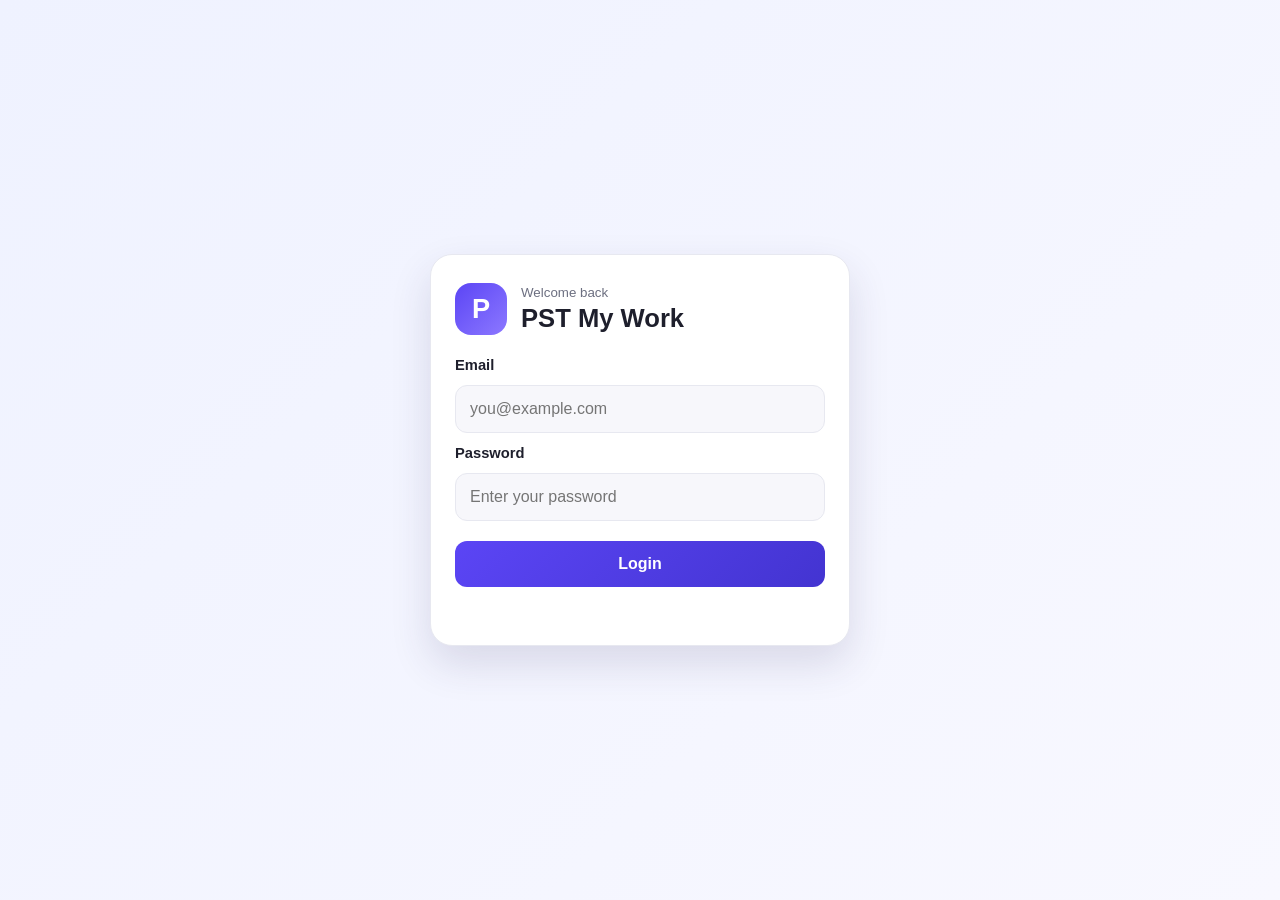
<file: index.html>
<!DOCTYPE html>
<html lang="en">
<head>
<meta charset="UTF-8">
<meta name="viewport" content="width=device-width, initial-scale=1.0">
<meta name="theme-color" content="#5b45f5">
<title>PST My Work - Home</title>
<link rel="stylesheet" href="main.css">
<link rel="stylesheet" href="theme.css">
<script src="auth.js"></script>
<script src="theme.js"></script>
</head>
<body>
<div class="app">

<header class="header">
<div class="brand-icon">P</div>
<div class="brand">
<h1>PST My Work</h1>
<p>Subscription Tracker</p>
</div>
<a href="settings.html" class="settings-btn">⚙</a>
</header>

<main>

<section class="hero">
<span class="eyebrow">SMART SUBSCRIPTION MANAGEMENT</span>
<h2>Keep your subscriptions<br><strong>simple & organized.</strong></h2>
<p>Track subscriptions, remember payment dates, understand your spending, and manage everything from one place.</p>

<div class="hero-actions">
<a href="dashboard.html" class="primary-btn">Go to Dashboard →</a>
<a href="subscriptions.html" class="secondary-btn">View Subscriptions</a>
</div>
</section>

<section class="section">
<div class="section-title">
<span>WHY PST MY WORK?</span>
<h2>Everything in one place</h2>
</div>

<div class="feature-list">

<div class="feature-card">
<div class="feature-icon purple">📋</div>
<div>
<strong>Manage Subscriptions</strong>
<p>Add and organize all your subscriptions in one simple place.</p>
</div>
</div>

<div class="feature-card">
<div class="feature-icon green">📅</div>
<div>
<strong>Never Miss a Payment</strong>
<p>Keep track of upcoming payment and renewal dates.</p>
</div>
</div>

<div class="feature-card">
<div class="feature-icon orange">💰</div>
<div>
<strong>Understand Spending</strong>
<p>See how much you spend on subscriptions every month.</p>
</div>
</div>

<div class="feature-card">
<div class="feature-icon blue">📈</div>
<div>
<strong>View Analytics</strong>
<p>Use spending summaries and analytics to understand your subscriptions.</p>
</div>
</div>

</div>
</section>

<section class="section">
<div class="section-title">
<span>HOW IT WORKS</span>
<h2>How to use PST My Work</h2>
</div>

<div class="steps">

<div class="step">
<div class="step-number">1</div>
<div>
<strong>Add a Subscription</strong>
<p>Enter the subscription name, amount, billing cycle and next payment date.</p>
</div>
</div>

<div class="step">
<div class="step-number">2</div>
<div>
<strong>Check your Dashboard</strong>
<p>See your total subscriptions, active items, upcoming payments and spending.</p>
</div>
</div>

<div class="step">
<div class="step-number">3</div>
<div>
<strong>Review Analytics</strong>
<p>Understand your subscription spending with useful summaries.</p>
</div>
</div>

<div class="step">
<div class="step-number">4</div>
<div>
<strong>Manage Settings</strong>
<p>Customize your account, currency, reminders, notifications and appearance.</p>
</div>
</div>

</div>
</section>

<section class="cta">
<span>READY TO START?</span>
<h2>Manage your subscriptions smarter.</h2>
<a href="dashboard.html">Open Dashboard →</a>
</section>

</main>

<nav class="bottom-nav">
<a href="index.html" class="active">⌂<small>Home</small></a>
<a href="dashboard.html">▣<small>Dashboard</small></a>
<a href="subscriptions.html">☷<small>Subscriptions</small></a>
<a href="analytics.html">📈<small>Analytics</small></a>
<a href="settings.html">⚙<small>Settings</small></a>
</nav>

</div>
<script src="main.js"></script>
</body>
</html>
</file>
<file: main.css>
*{box-sizing:border-box;margin:0;padding:0}
:root{--primary:#5b45f5;--primary-dark:#4935d5;--text:#17172a;--muted:#85859a;--background:#f7f7fb;--white:#fff;--border:#e9e9f1;--green:#1eaa69;--orange:#e9952f;--blue:#3980d9}
body{min-height:100vh;background:#e8e8ef;color:var(--text);font-family:Arial,Helvetica,sans-serif}
a{text-decoration:none}button,input{font:inherit}
.app{width:100%;max-width:430px;min-height:100vh;margin:auto;background:var(--background);padding-bottom:82px}
.header{height:72px;padding:12px 17px;background:#fff;border-bottom:1px solid var(--border);display:flex;align-items:center;gap:10px;position:sticky;top:0;z-index:5}
.brand-icon{width:39px;height:39px;border-radius:12px;background:#eeeaff;color:var(--primary);display:grid;place-items:center;font-weight:800;font-size:16px}
.brand{flex:1}.brand h1{font-size:14px}.brand p{font-size:7px;color:var(--muted);margin-top:3px}.settings-btn{width:39px;height:39px;border:1px solid var(--border);border-radius:12px;color:var(--text);display:grid;place-items:center;font-size:18px}
main{padding:18px 17px}.hero{padding:20px 17px;border-radius:20px;background:linear-gradient(145deg,#f0edff,#fff);border:1px solid var(--border)}.eyebrow{font-size:7px;color:var(--primary);font-weight:800;letter-spacing:.7px}.hero h2{font-size:23px;line-height:1.2;margin-top:8px}.hero h2 strong{color:var(--primary)}.hero p{font-size:9px;line-height:1.6;color:var(--muted);margin-top:10px}.hero-actions{display:flex;flex-direction:column;gap:8px;margin-top:17px}.primary-btn,.secondary-btn{height:42px;border-radius:11px;display:grid;place-items:center;font-size:9px;font-weight:700}.primary-btn{background:var(--primary);color:#fff}.secondary-btn{background:#fff;color:var(--primary);border:1px solid #ddd8ff}
.section{margin-top:27px}.section-title span{font-size:7px;color:var(--primary);font-weight:800;letter-spacing:.7px}.section-title h2{font-size:18px;margin-top:4px}.feature-list{display:grid;gap:9px;margin-top:11px}.feature-card{background:#fff;border:1px solid var(--border);border-radius:15px;padding:13px;display:flex;align-items:flex-start;gap:11px}.feature-icon{width:36px;height:36px;border-radius:10px;display:grid;place-items:center;font-size:14px;flex:0 0 36px}.purple{background:#eeeaff}.green{background:#e5f8ee}.orange{background:#fff0df}.blue{background:#e8f1ff}.feature-card strong{display:block;font-size:10px}.feature-card p{font-size:8px;line-height:1.5;color:var(--muted);margin-top:4px}
.steps{margin-top:11px;display:grid;gap:8px}.step{display:flex;gap:11px;padding:12px;background:#fff;border:1px solid var(--border);border-radius:14px}.step-number{width:27px;height:27px;flex:0 0 27px;border-radius:50%;background:#eeeaff;color:var(--primary);display:grid;place-items:center;font-size:9px;font-weight:800}.step strong{font-size:9px}.step p{font-size:7px;line-height:1.5;color:var(--muted);margin-top:3px}
.cta{margin-top:27px;background:var(--primary);color:#fff;border-radius:18px;padding:18px}.cta span{font-size:7px;font-weight:800;letter-spacing:.6px}.cta h2{font-size:17px;margin:6px 0 13px}.cta a{display:inline-block;background:#fff;color:var(--primary);border-radius:9px;padding:9px 12px;font-size:8px;font-weight:700}
.bottom-nav{width:100%;max-width:430px;height:62px;position:fixed;bottom:0;left:50%;transform:translateX(-50%);background:#fff;border-top:1px solid var(--border);display:flex;align-items:center;justify-content:space-around;z-index:10}.bottom-nav a{color:#9999aa;text-align:center;font-size:16px}.bottom-nav a.active{color:var(--primary)}.bottom-nav small{display:block;font-size:6px;margin-top:3px}
@media(min-width:600px){.app{box-shadow:0 0 50px rgba(20,20,35,.12)}}
</file>
<file: theme.css>
html.dark{color-scheme:dark}
html.dark body{background:#101018;color:#f3f3f7}
html.dark .app{background:#101018;color:#f3f3f7}
html.dark .header,html.dark .bottom-nav,html.dark .card,html.dark .stat-card,html.dark .summary,html.dark .feature-card,html.dark .step,html.dark .settings-card,html.dark .account-card,html.dark .form-card,html.dark .setting-row,html.dark .action-row,html.dark .quick-card,html.dark .subscription-card,html.dark .empty,html.dark .empty-state,html.dark .modal-box{background:#191923;color:#f3f3f7;border-color:#2d2d3b}
html.dark .hero{background:#211f35;border-color:#393550}
html.dark .header p,html.dark .header-title p,html.dark .muted,html.dark small,html.dark .stat-card small,html.dark .welcome p,html.dark .hero p,html.dark .feature-card p,html.dark .step p,html.dark .setting-info small,html.dark .account-details span{color:#aaaabd}
html.dark input,html.dark select,html.dark textarea,html.dark .select,html.dark .form-card input{background:#191923;color:#f3f3f7;border-color:#3a3a4a}
html.dark .back-btn,html.dark .settings-btn{background:#191923;color:#f3f3f7;border-color:#3a3a4a}
html.dark .action-row:hover{background:#232330}
html.dark .logout-btn{background:#191923;border-color:#63383e}
html.dark .filter,html.dark .modal-head button{background:#232330;color:#f3f3f7;border-color:#3a3a4a}
html.dark .bar-track{background:#30303e}
</file>
<file: analytics.css>
*{box-sizing:border-box;margin:0;padding:0}
:root{--primary:#5b45f5;--text:#17172a;--muted:#85859a;--bg:#f7f7fb;--white:#fff;--border:#e9e9f1}
body{min-height:100vh;background:#e8e8ef;color:var(--text);font-family:Arial,Helvetica,sans-serif}
.app{width:100%;max-width:430px;min-height:100vh;margin:auto;background:var(--bg);padding-bottom:82px;position:relative}
.header{height:72px;padding:12px 17px;background:#fff;border-bottom:1px solid var(--border);display:flex;align-items:center;gap:12px;position:sticky;top:0;z-index:5}.back-btn,.settings-btn{width:40px;height:40px;border:1px solid var(--border);border-radius:12px;background:#fff;color:var(--text);display:grid;place-items:center;text-decoration:none;font-size:19px}.header-title{flex:1}.header-title h1{font-size:15px}.header-title p{font-size:8px;color:var(--muted);margin-top:3px}
main{padding:20px 17px}.intro span,.card-title span{font-size:7px;color:var(--primary);font-weight:800;letter-spacing:.7px}.intro h2{font-size:21px;margin-top:5px}.intro p{font-size:9px;color:var(--muted);margin-top:5px}
.summary-grid{display:grid;grid-template-columns:1fr 1fr;gap:10px;margin:20px 0}.summary{background:#fff;border:1px solid var(--border);border-radius:15px;padding:14px}.summary span{font-size:7px;color:var(--primary);font-weight:800}.summary strong{display:block;font-size:18px;margin-top:8px}.summary small{font-size:7px;color:var(--muted);display:block;margin-top:4px}
.card{background:#fff;border:1px solid var(--border);border-radius:15px;padding:14px;margin-bottom:12px}.card-title h3{font-size:13px;margin-top:4px}.bars{margin-top:18px;display:grid;gap:12px}.bar-row{display:grid;grid-template-columns:80px 1fr 45px;align-items:center;gap:8px}.bar-row label{font-size:8px}.bar-track{height:9px;background:#eeeef4;border-radius:10px;overflow:hidden}.bar-fill{height:100%;background:var(--primary);border-radius:10px}.bar-row strong{text-align:right;font-size:8px}.no-data{text-align:center;color:var(--muted);font-size:8px;padding:18px 0}
.row{display:flex;justify-content:space-between;padding:13px 0;border-bottom:1px solid var(--border);font-size:9px}.row:last-child{border-bottom:0}.row span{color:var(--muted)}.row strong{font-size:10px}
.tip{display:flex;gap:10px;align-items:flex-start}.tip-icon{width:35px;height:35px;border-radius:10px;background:#fff0df;display:grid;place-items:center}.tip strong{font-size:10px}.tip p{font-size:8px;color:var(--muted);line-height:1.5;margin-top:4px}
.bottom-nav{width:100%;max-width:430px;height:62px;position:fixed;bottom:0;left:50%;transform:translateX(-50%);background:#fff;border-top:1px solid var(--border);display:flex;align-items:center;justify-content:space-around;z-index:10}.bottom-nav a{color:#9999aa;text-decoration:none;text-align:center;font-size:16px}.bottom-nav a.active{color:var(--primary)}.bottom-nav small{display:block;margin-top:3px;font-size:6px}
@media(min-width:600px){.app{box-shadow:0 0 50px rgba(20,20,35,.12)}}
</file>
<file: dashboard.css>
*{box-sizing:border-box;margin:0;padding:0}:root{--primary:#5b45f5;--text:#17172a;--muted:#85859a;--bg:#f7f7fb;--white:#fff;--border:#e9e9f1;--green:#1eaa69;--orange:#e9952f;--blue:#3980d9}body{min-height:100vh;background:#e8e8ef;color:var(--text);font-family:Arial,Helvetica,sans-serif}.app{width:100%;max-width:430px;min-height:100vh;margin:auto;background:var(--bg);padding-bottom:82px}.header{height:72px;padding:12px 17px;background:#fff;border-bottom:1px solid var(--border);display:flex;align-items:center;gap:12px;position:sticky;top:0;z-index:5}.back-btn,.settings-btn{width:40px;height:40px;border:1px solid var(--border);border-radius:12px;background:#fff;color:var(--text);display:grid;place-items:center;text-decoration:none;font-size:19px}.header-title{flex:1}.header-title h1{font-size:15px}.header-title p{font-size:8px;color:var(--muted);margin-top:3px}main{padding:20px 17px}.welcome span,.section-heading span{font-size:7px;color:var(--primary);font-weight:800;letter-spacing:.7px}.welcome h2{font-size:21px;margin-top:5px}.welcome p{font-size:9px;color:var(--muted);margin-top:5px}.stats-grid{display:grid;grid-template-columns:1fr 1fr;gap:10px;margin:20px 0 26px}.stat-card{background:#fff;border:1px solid var(--border);border-radius:15px;padding:13px}.stat-icon{width:32px;height:32px;border-radius:9px;display:grid;place-items:center;font-size:12px;font-weight:700;margin-bottom:10px}.purple{background:#eeeaff;color:var(--primary)}.green{background:#e5f8ee;color:var(--green)}.orange{background:#fff0df;color:var(--orange)}.blue{background:#e8f1ff;color:var(--blue)}.stat-card strong{display:block;font-size:17px}.stat-card small{display:block;color:var(--muted);font-size:7px;margin-top:3px}.section{margin-bottom:22px}.section-heading{display:flex;align-items:end;justify-content:space-between;margin-bottom:10px}.section-heading h2{font-size:18px;margin-top:4px}.add-btn{border:0;border-radius:10px;background:var(--primary);color:#fff;padding:8px 11px;font-size:9px;font-weight:700}.document-list{display:grid;gap:9px}.document-card{background:#fff;border:1px solid var(--border);border-radius:15px;padding:12px;display:flex;align-items:center;gap:10px}.doc-icon{width:39px;height:39px;border-radius:11px;background:#eeeaff;color:var(--primary);display:grid;place-items:center;font-size:15px}.doc-info{flex:1}.doc-info strong{display:block;font-size:10px}.doc-info small{display:block;color:var(--muted);font-size:7px;margin-top:4px}.doc-amount{text-align:right}.doc-amount strong{display:block;font-size:10px}.doc-amount small{display:block;color:var(--muted);font-size:7px;margin-top:4px}.delete-btn{border:0;background:transparent;color:#aaa;font-size:15px}.empty-state{display:none;text-align:center;background:#fff;border:1px dashed var(--border);border-radius:15px;padding:28px 15px}.empty-state strong{display:block;font-size:11px;margin-top:7px}.empty-state p{font-size:8px;color:var(--muted);margin-top:5px}.quick-card{background:#fff;border:1px solid var(--border);border-radius:15px;padding:14px;display:flex;align-items:center;gap:10px}.quick-card div{flex:1}.quick-card strong,.quick-card small{display:block}.quick-card strong{font-size:10px}.quick-card small{font-size:7px;color:var(--muted);margin-top:4px}.quick-card a{color:var(--primary);font-size:8px;font-weight:700;text-decoration:none}.bottom-nav{width:100%;max-width:430px;height:62px;position:fixed;bottom:0;left:50%;transform:translateX(-50%);background:#fff;border-top:1px solid var(--border);display:flex;align-items:center;justify-content:space-around;z-index:10}.bottom-nav a{color:#9999aa;text-decoration:none;text-align:center;font-size:17px}.bottom-nav a.active{color:var(--primary)}.bottom-nav small{display:block;margin-top:3px;font-size:6px}.modal{display:none;position:fixed;inset:0;background:rgba(20,20,35,.45);z-index:20;align-items:flex-end;justify-content:center}.modal.open{display:flex}.modal-box{width:100%;max-width:430px;background:#fff;border-radius:20px 20px 0 0;padding:20px 17px 25px}.modal-head{display:flex;justify-content:space-between;margin-bottom:17px}.modal-head h3{font-size:16px}.modal-head button{border:0;border-radius:50%;width:28px;height:28px;font-size:18px}.modal-box label{display:block;font-size:8px;font-weight:700;margin-bottom:12px}.modal-box input{width:100%;height:40px;margin-top:5px;border:1px solid var(--border);border-radius:9px;padding:0 10px;font-size:10px}.save-btn{width:100%;height:42px;border:0;border-radius:10px;background:var(--primary);color:#fff;font-size:9px;font-weight:700}.toast{position:fixed;left:50%;bottom:90px;transform:translate(-50%,15px);background:#181824;color:#fff;padding:11px 15px;border-radius:12px;font-size:9px;opacity:0;transition:.2s}.toast.show{opacity:1;transform:translate(-50%,0)}
</file>
<file: login.css>
:root {
  --bg: #f4f5fb;
  --card: #ffffff;
  --primary: #5b45f5;
  --primary-dark: #4334d1;
  --text: #1e1f2c;
  --muted: #6c6f80;
  --border: #e7e8f0;
  --danger: #d93d5a;
  --shadow: 0 18px 40px rgba(47, 40, 94, 0.14);
}

* {
  box-sizing: border-box;
}

body {
  margin: 0;
  min-height: 100vh;
  display: flex;
  align-items: center;
  justify-content: center;
  background: linear-gradient(135deg, #eff2ff 0%, #f8f8ff 100%);
  font-family: Arial, Helvetica, sans-serif;
  color: var(--text);
}

.login-shell {
  width: 100%;
  display: flex;
  justify-content: center;
  padding: 24px;
}

.login-card {
  width: min(100%, 420px);
  background: var(--card);
  border: 1px solid var(--border);
  border-radius: 22px;
  box-shadow: var(--shadow);
  padding: 28px 24px 22px;
}

.brand-wrap {
  display: flex;
  align-items: center;
  gap: 14px;
  margin-bottom: 22px;
}

.brand-icon {
  width: 52px;
  height: 52px;
  border-radius: 16px;
  display: grid;
  place-items: center;
  font-size: 1.7rem;
  font-weight: 700;
  background: linear-gradient(135deg, var(--primary) 0%, #8c78ff 100%);
  color: white;
}

.brand-wrap small {
  display: block;
  color: var(--muted);
  margin-bottom: 4px;
}

.brand-wrap h1 {
  margin: 0;
  font-size: clamp(1.4rem, 2vw, 1.8rem);
}

.login-form {
  display: flex;
  flex-direction: column;
  gap: 12px;
}

.login-form label {
  font-weight: 700;
  font-size: 0.92rem;
  color: var(--text);
}

.login-form input {
  width: 100%;
  padding: 14px 14px;
  border-radius: 12px;
  border: 1px solid var(--border);
  background: #f7f7fb;
  font-size: 1rem;
  color: var(--text);
}

.login-form input:focus {
  outline: 2px solid rgba(91, 69, 245, 0.18);
  border-color: var(--primary);
}

.login-btn {
  margin-top: 8px;
  border: none;
  border-radius: 12px;
  padding: 14px 18px;
  background: linear-gradient(135deg, var(--primary) 0%, var(--primary-dark) 100%);
  color: white;
  font-size: 1rem;
  font-weight: 700;
  cursor: pointer;
  transition: transform 0.15s ease, opacity 0.15s ease;
}

.login-btn:hover {
  transform: translateY(-1px);
}

.login-message {
  min-height: 20px;
  margin: 4px 0 0;
  font-size: 0.9rem;
  color: var(--danger);
}

html.dark body {
  background: linear-gradient(135deg, #11131d 0%, #181b2b 100%);
  color: #f3f3f7;
}

html.dark .login-card {
  background: #191923;
  border-color: #2d2d3b;
}

html.dark .login-form input {
  background: #11131d;
  border-color: #3a3a4a;
  color: #f3f3f7;
}
</file>
<file: settings.css>
*{box-sizing:border-box;margin:0;padding:0}
:root{--primary:#5b45f5;--primary-dark:#4935d5;--text:#17172a;--muted:#85859a;--background:#f7f7fb;--white:#fff;--border:#e9e9f1;--green:#1eaa69;--orange:#e9952f;--blue:#3980d9;--red:#d84b57}
body{min-height:100vh;background:#e8e8ef;color:var(--text);font-family:Arial,Helvetica,sans-serif}
button,input,select{font:inherit}button{cursor:pointer}
.app{width:100%;max-width:430px;min-height:100vh;margin:0 auto;background:var(--background);padding-bottom:80px;position:relative}
.header{height:72px;padding:12px 17px;background:var(--white);border-bottom:1px solid var(--border);display:flex;align-items:center;gap:12px;position:sticky;top:0;z-index:10}
.back-btn,.header-space{width:40px;height:40px}.back-btn{border:1px solid var(--border);border-radius:12px;background:white;color:var(--text);font-size:21px}
.header-title{flex:1}.header-title h1{font-size:15px}.header-title p{margin-top:3px;color:var(--muted);font-size:8px}
main{padding:20px 17px}.section{margin-bottom:26px}.section-title{margin-bottom:10px}.section-title span{color:var(--primary);font-size:7px;font-weight:800;letter-spacing:.7px}.section-title h2{margin-top:4px;font-size:18px}
.account-card,.settings-card,.form-card{background:white;border:1px solid var(--border);border-radius:16px}
.account-card{padding:14px;display:flex;align-items:center;gap:10px}.avatar{width:45px;height:45px;border-radius:50%;display:grid;place-items:center;background:#eae6ff;color:var(--primary);font-size:16px;font-weight:800}.account-details{flex:1}.account-details strong,.account-details span{display:block}.account-details strong{font-size:11px}.account-details span{margin-top:4px;color:var(--muted);font-size:8px}.edit-btn{border:0;background:#eeeaff;color:var(--primary);padding:7px 10px;border-radius:9px;font-size:8px;font-weight:700}
.form-card{display:none;margin-top:9px;padding:14px}.form-card.open{display:block}.form-card label{display:block;margin-bottom:12px;font-size:8px;font-weight:700}.form-card input{width:100%;height:40px;margin-top:5px;padding:0 10px;border:1px solid var(--border);border-radius:9px;background:white;color:var(--text);font-size:10px;outline:none}.form-card input:focus{border-color:var(--primary)}.save-btn{width:100%;height:42px;border:0;border-radius:10px;background:var(--primary);color:white;font-size:9px;font-weight:700}
.settings-card{overflow:hidden}.setting-row,.action-row{width:100%;min-height:64px;padding:10px 12px;display:flex;align-items:center;gap:10px;border:0;border-bottom:1px solid var(--border);background:white;color:var(--text);text-align:left}.setting-row:last-child,.action-row:last-child{border-bottom:0}
.setting-icon{width:34px;height:34px;flex:0 0 34px;border-radius:10px;display:grid;place-items:center;font-size:13px;font-weight:700}.purple{background:#eeeaff;color:var(--primary)}.green{background:#e5f8ee;color:var(--green)}.orange{background:#fff0df;color:var(--orange)}.blue{background:#e8f1ff;color:var(--blue)}
.setting-info{flex:1}.setting-info strong,.setting-info small{display:block}.setting-info strong{font-size:10px}.setting-info small{margin-top:3px;color:var(--muted);font-size:7px}
.select{padding:6px 7px;border:1px solid var(--border);border-radius:8px;background:white;color:var(--text);font-size:8px;outline:none}
.switch{width:38px;height:22px;flex:0 0 38px;position:relative}.switch input{display:none}.switch span{position:absolute;inset:0;background:#d9d9e3;border-radius:20px;transition:.2s}.switch span:before{content:"";position:absolute;width:16px;height:16px;left:3px;top:3px;background:white;border-radius:50%;box-shadow:0 1px 3px #aaa;transition:.2s}.switch input:checked+span{background:var(--primary)}.switch input:checked+span:before{transform:translateX(16px)}
.action-row{cursor:pointer}.action-row:hover{background:#fafaff}.action-row>b{color:#aaa;font-size:19px;font-weight:400}
.logout-btn{width:100%;height:45px;margin-top:5px;border:1px solid #f0cfd2;border-radius:12px;background:white;color:var(--red);font-size:10px;font-weight:700}.logout-btn:hover{background:#fff5f5}
.bottom-nav{width:100%;max-width:430px;height:62px;position:fixed;bottom:0;left:50%;transform:translateX(-50%);background:white;border-top:1px solid var(--border);display:flex;align-items:center;justify-content:space-around;z-index:10}.bottom-nav a{color:#9999aa;text-decoration:none;text-align:center;font-size:17px}.bottom-nav a.active{color:var(--primary)}.bottom-nav small{display:block;margin-top:3px;font-size:6px}
.toast{position:fixed;left:50%;bottom:90px;transform:translate(-50%,15px);padding:11px 15px;border-radius:12px;background:#181824;color:white;font-size:9px;opacity:0;pointer-events:none;transition:.2s;z-index:20}.toast.show{opacity:1;transform:translate(-50%,0)}
body.dark{background:#101018}body.dark .app{--background:#101018;--white:#191923;--text:#f3f3f7;--muted:#aaaabd;--border:#2d2d3b}body.dark .header,body.dark .account-card,body.dark .form-card,body.dark .settings-card,body.dark .setting-row,body.dark .action-row,body.dark .bottom-nav,body.dark .logout-btn{background:#191923;color:#f3f3f7}body.dark .back-btn,body.dark .select,body.dark .form-card input{background:#191923;color:#f3f3f7;border-color:#30303e}
@media(min-width:600px){.app{box-shadow:0 0 50px rgba(20,20,35,.12)}}
</file>
<file: subscriptions.css>
*{box-sizing:border-box;margin:0;padding:0}
:root{--primary:#5b45f5;--text:#17172a;--muted:#85859a;--bg:#f7f7fb;--white:#fff;--border:#e9e9f1;--green:#1eaa69;--orange:#e9952f;--red:#d84b57}
body{min-height:100vh;background:#e8e8ef;color:var(--text);font-family:Arial,Helvetica,sans-serif}
button,input,select{font:inherit}button{cursor:pointer}
.app{width:100%;max-width:430px;min-height:100vh;margin:auto;background:var(--bg);padding-bottom:82px;position:relative}
.header{height:72px;padding:12px 17px;background:#fff;border-bottom:1px solid var(--border);display:flex;align-items:center;gap:12px;position:sticky;top:0;z-index:5}
.back-btn,.settings-btn{width:40px;height:40px;border:1px solid var(--border);border-radius:12px;background:#fff;color:var(--text);display:grid;place-items:center;text-decoration:none;font-size:19px}.header-title{flex:1}.header-title h1{font-size:15px}.header-title p{font-size:8px;color:var(--muted);margin-top:3px}
main{padding:20px 17px}.intro span{font-size:7px;color:var(--primary);font-weight:800;letter-spacing:.7px}.intro h2{font-size:21px;margin-top:5px}.intro p{font-size:9px;color:var(--muted);margin-top:5px}
.filter-row{display:flex;gap:7px;margin:18px 0 12px}.filter{border:1px solid var(--border);background:#fff;color:var(--muted);border-radius:9px;padding:7px 11px;font-size:8px}.filter.active{background:var(--primary);border-color:var(--primary);color:#fff}
.subscription-list{display:grid;gap:9px}.subscription-card{background:#fff;border:1px solid var(--border);border-radius:15px;padding:12px;display:flex;align-items:center;gap:10px}.sub-icon{width:40px;height:40px;border-radius:11px;background:#eeeaff;color:var(--primary);display:grid;place-items:center;font-size:15px}.sub-info{flex:1}.sub-info strong,.sub-info small{display:block}.sub-info strong{font-size:10px}.sub-info small{font-size:7px;color:var(--muted);margin-top:4px}.sub-right{text-align:right}.sub-right strong{display:block;font-size:10px}.sub-right small{display:block;font-size:7px;color:var(--muted);margin-top:4px}.delete{border:0;background:transparent;color:#aaa;font-size:16px;padding:3px}
.empty{display:none;text-align:center;background:#fff;border:1px dashed var(--border);border-radius:15px;padding:28px 15px}.empty div{font-size:25px}.empty strong{display:block;font-size:11px;margin-top:7px}.empty p{font-size:8px;color:var(--muted);margin-top:5px}
.floating{position:fixed;right:max(calc((100vw - 430px)/2 + 18px),18px);bottom:78px;width:48px;height:48px;border:0;border-radius:16px;background:var(--primary);color:#fff;font-size:25px;box-shadow:0 8px 20px rgba(91,69,245,.25)}
.bottom-nav{width:100%;max-width:430px;height:62px;position:fixed;bottom:0;left:50%;transform:translateX(-50%);background:#fff;border-top:1px solid var(--border);display:flex;align-items:center;justify-content:space-around;z-index:10}.bottom-nav a{color:#9999aa;text-decoration:none;text-align:center;font-size:16px}.bottom-nav a.active{color:var(--primary)}.bottom-nav small{display:block;margin-top:3px;font-size:6px}
.modal{display:none;position:fixed;inset:0;background:rgba(20,20,35,.45);z-index:20;align-items:flex-end;justify-content:center}.modal.open{display:flex}.modal-box{width:100%;max-width:430px;background:#fff;border-radius:20px 20px 0 0;padding:20px 17px 25px}.modal-head{display:flex;justify-content:space-between;align-items:center;margin-bottom:17px}.modal-head h3{font-size:16px}.modal-head button{border:0;background:#eeeef4;border-radius:50%;width:28px;height:28px;font-size:18px}.modal-box label{display:block;font-size:8px;font-weight:700;margin-bottom:11px}.modal-box input,.modal-box select{width:100%;height:40px;margin-top:5px;border:1px solid var(--border);border-radius:9px;padding:0 10px;background:#fff;color:var(--text);outline:none;font-size:10px}.save-btn{width:100%;height:42px;border:0;border-radius:10px;background:var(--primary);color:#fff;font-size:9px;font-weight:700;margin-top:3px}
.toast{position:fixed;left:50%;bottom:90px;transform:translate(-50%,15px);background:#181824;color:#fff;padding:11px 15px;border-radius:12px;font-size:9px;opacity:0;pointer-events:none;transition:.2s;z-index:30}.toast.show{opacity:1;transform:translate(-50%,0)}
@media(min-width:600px){.app{box-shadow:0 0 50px rgba(20,20,35,.12)}}
</file>
